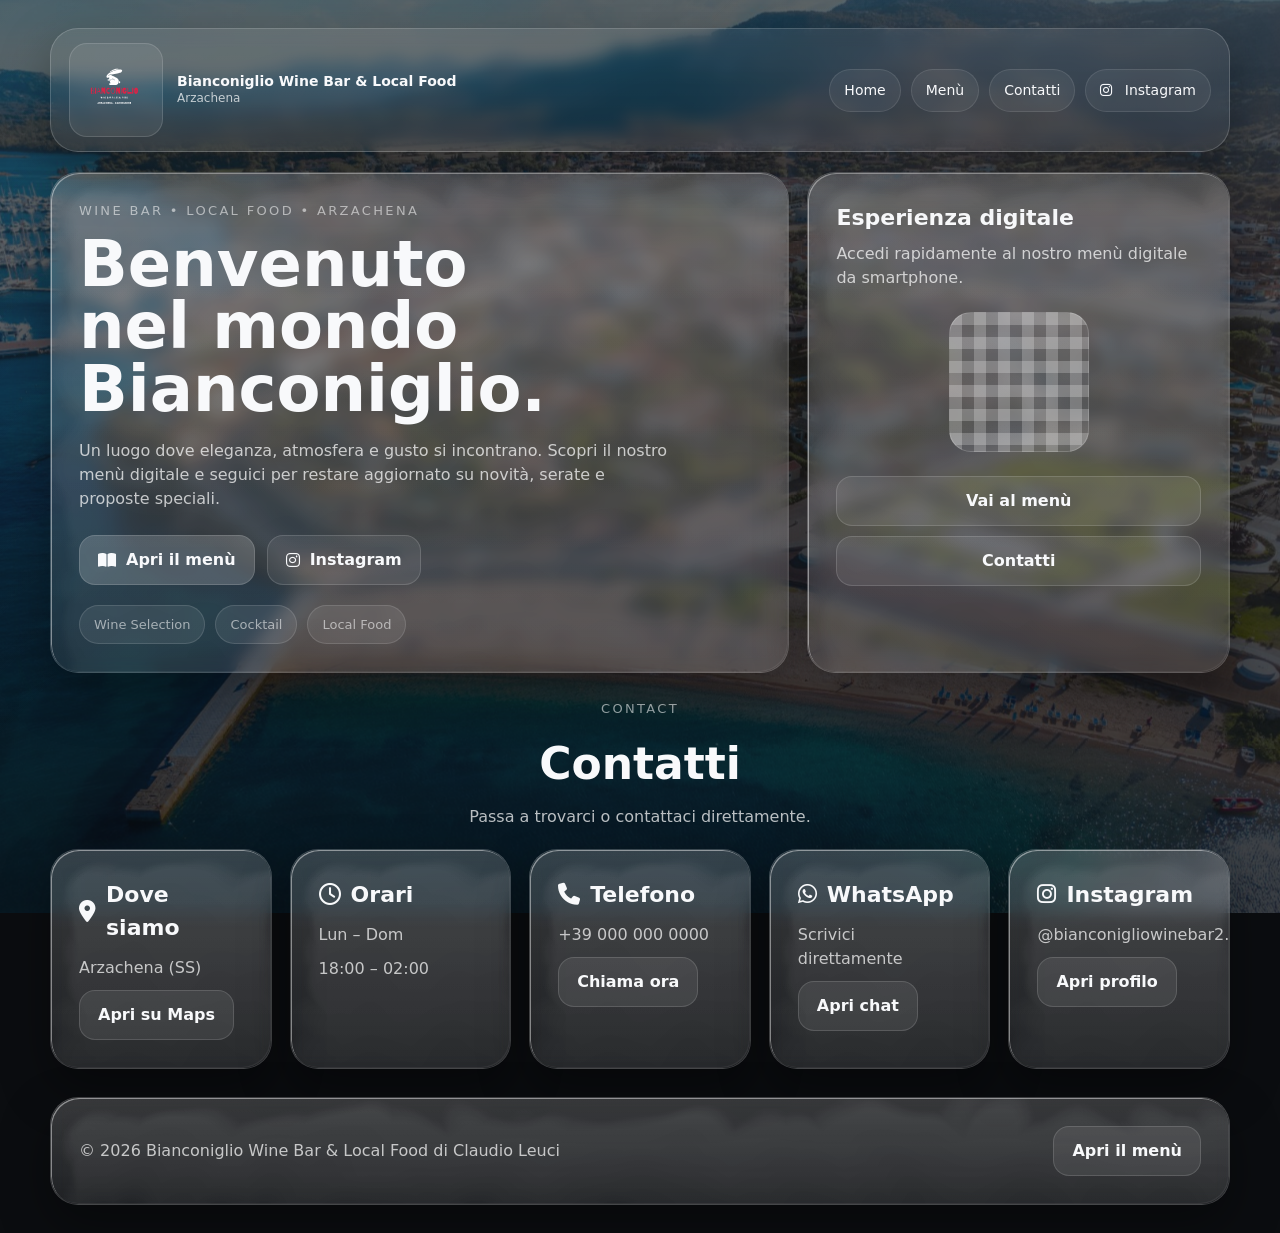
<file: index.html>
<!doctype html>
<html lang="it">
<head>
  <meta charset="utf-8">
  <meta name="viewport" content="width=device-width, initial-scale=1">
  <meta name="description" content="Bianconiglio Wine Bar & Local Food - Benvenuto">
  <title>Bianconiglio Wine Bar & Local Food</title>

  <link rel="stylesheet" href="styles.css">
  <link rel="stylesheet" href="https://cdnjs.cloudflare.com/ajax/libs/font-awesome/6.4.0/css/all.min.css">
</head>
<body>

  <svg class="svgFilter" aria-hidden="true">
    <filter id="glass-distortion">
      <feTurbulence type="turbulence" baseFrequency="0.008" numOctaves="2" result="noise"></feTurbulence>
      <feDisplacementMap in="SourceGraphic" in2="noise" scale="65"></feDisplacementMap>
    </filter>
  </svg>

  <div id="preloader" aria-label="Caricamento sito">
    <div class="preloaderCard">
      <img src="logo.svg" alt="Logo Bianconiglio" class="preloaderLogo">
      <div class="preloaderLine"></div>
    </div>
  </div>

  <div id="app" class="appHidden">

    <header class="siteHeader" id="siteHeader">
      <div class="container navBar glassCard glassInteractive">
        <a href="index.html" class="brand">
          <div class="brandLogo">
            <img src="logo.svg" alt="Bianconiglio Wine Bar & Local Food">
          </div>
          <div class="brandText">
            <strong>Bianconiglio Wine Bar & Local Food</strong>
            <span>Arzachena</span>
          </div>
        </a>

        <nav class="navLinks">
          <a href="index.html" class="navLink">Home</a>
          <a href="menu.html" class="navLink">Menù</a>
          <a href="#contatti" class="navLink">Contatti</a>
          <a href="https://www.instagram.com/bianconigliowinebar2.0/" target="_blank" class="navLink instagramLink">
            <i class="fa-brands fa-instagram"></i> Instagram
          </a>
        </nav>

        <button class="menuToggle" id="menuToggle" aria-label="Apri menu">
          <i class="fa-solid fa-bars"></i>
        </button>
      </div>

      <div class="mobileMenu glassCard" id="mobileMenu">
        <a href="index.html">Home</a>
        <a href="menu.html">Menù</a>
        <a href="#contatti">Contatti</a>
        <a href="https://www.instagram.com/bianconigliowinebar2.0/" target="_blank">Instagram</a>
      </div>
    </header>

    <main>
      <section class="hero container" id="top">
        <div class="heroGrid">
          <div class="heroMain glassCard glassInteractive reveal">
            <div class="glassFilter"></div>
            <div class="glassOverlay"></div>
            <div class="glassSpecular"></div>

            <div class="glassContent heroContent">
              <p class="eyebrow">Wine Bar • Local Food • Arzachena</p>
              <h1>Benvenuto nel mondo Bianconiglio.</h1>
              <p class="heroText">
                Un luogo dove eleganza, atmosfera e gusto si incontrano.
                Scopri il nostro menù digitale e seguici per restare aggiornato
                su novità, serate e proposte speciali.
              </p>

              <div class="heroActions">
                <a href="menu.html" class="btn btnPrimary">
                  <i class="fa-solid fa-book-open"></i>
                  Apri il menù
                </a>

                <a href="https://www.instagram.com/bianconigliowinebar2.0/" target="_blank" class="btn btnGlass">
                  <i class="fa-brands fa-instagram"></i>
                  Instagram
                </a>
              </div>

              <div class="heroBadges">
                <span>Wine Selection</span>
                <span>Cocktail</span>
                <span>Local Food</span>
              </div>
            </div>
          </div>

          <div class="heroSide glassCard glassInteractive reveal">
            <div class="glassFilter"></div>
            <div class="glassOverlay"></div>
            <div class="glassSpecular"></div>

            <div class="glassContent">
              <div class="sideBlock">
                <h3>Esperienza digitale</h3>
                <p>Accedi rapidamente al nostro menù digitale da smartphone.</p>
              </div>

              <div class="fakeQr"></div>

              <div class="sideButtons">
                <a href="menu.html" class="btn btnGlass">Vai al menù</a>
                <a href="#contatti" class="btn btnGlass">Contatti</a>
              </div>
            </div>
          </div>
        </div>
      </section>

      <section class="contactSection container" id="contatti">
        <div class="sectionHeading reveal">
          <p class="eyebrow">Contact</p>
          <h2>Contatti</h2>
          <p>Passa a trovarci o contattaci direttamente.</p>
        </div>

            <div class="contactGrid">
              <article class="glassCard glassInteractive reveal">
                <div class="glassFilter"></div>
                <div class="glassOverlay"></div>
                <div class="glassSpecular"></div>
            
                <div class="glassContent contactCard">
                  <h3><i class="fa-solid fa-location-dot"></i> Dove siamo</h3>
                  <p>Arzachena (SS)</p>
                  <a class="btn btnGlass" target="_blank" href="https://www.google.com/maps/search/?api=1&query=Arzachena%20Bianconiglio%20Wine%20Bar">
                    Apri su Maps
                  </a>
                </div>
              </article>
            
              <article class="glassCard glassInteractive reveal">
                <div class="glassFilter"></div>
                <div class="glassOverlay"></div>
                <div class="glassSpecular"></div>
            
                <div class="glassContent contactCard">
                  <h3><i class="fa-regular fa-clock"></i> Orari</h3>
                  <p>Lun – Dom</p>
                  <p>18:00 – 02:00</p>
                </div>
              </article>
            
              <article class="glassCard glassInteractive reveal">
                <div class="glassFilter"></div>
                <div class="glassOverlay"></div>
                <div class="glassSpecular"></div>
            
                <div class="glassContent contactCard">
                  <h3><i class="fa-solid fa-phone"></i> Telefono</h3>
                  <p>+39 000 000 0000</p>
                  <a class="btn btnGlass" href="tel:+390000000000">
                    Chiama ora
                  </a>
                </div>
              </article>
            
              <article class="glassCard glassInteractive reveal">
                <div class="glassFilter"></div>
                <div class="glassOverlay"></div>
                <div class="glassSpecular"></div>
            
                <div class="glassContent contactCard">
                  <h3><i class="fa-brands fa-whatsapp"></i> WhatsApp</h3>
                  <p>Scrivici direttamente</p>
                  <a class="btn btnGlass" target="_blank" href="https://wa.me/390000000000">
                    Apri chat
                  </a>
                </div>
              </article>
            
              <article class="glassCard glassInteractive reveal">
                <div class="glassFilter"></div>
                <div class="glassOverlay"></div>
                <div class="glassSpecular"></div>
            
                <div class="glassContent contactCard">
                  <h3><i class="fa-brands fa-instagram"></i> Instagram</h3>
                  <p>@bianconigliowinebar2.0</p>
                  <a class="btn btnGlass" target="_blank" href="https://www.instagram.com/bianconigliowinebar2.0/">
                    Apri profilo
                  </a>
                </div>
              </article>
            </div>
      </section>
    </main>

    <footer class="siteFooter container">
      <div class="footerCard glassCard reveal">
        <div class="glassFilter"></div>
        <div class="glassOverlay"></div>
        <div class="glassSpecular"></div>

        <div class="glassContent footerContent">
          <p>© <span id="year"></span> Bianconiglio Wine Bar & Local Food di Claudio Leuci</p>
          <a href="menu.html" class="btn btnGlass">Apri il menù</a>
        </div>
      </div>
    </footer>
  </div>

  <script src="app.js"></script>
</body>
</html>
</file>
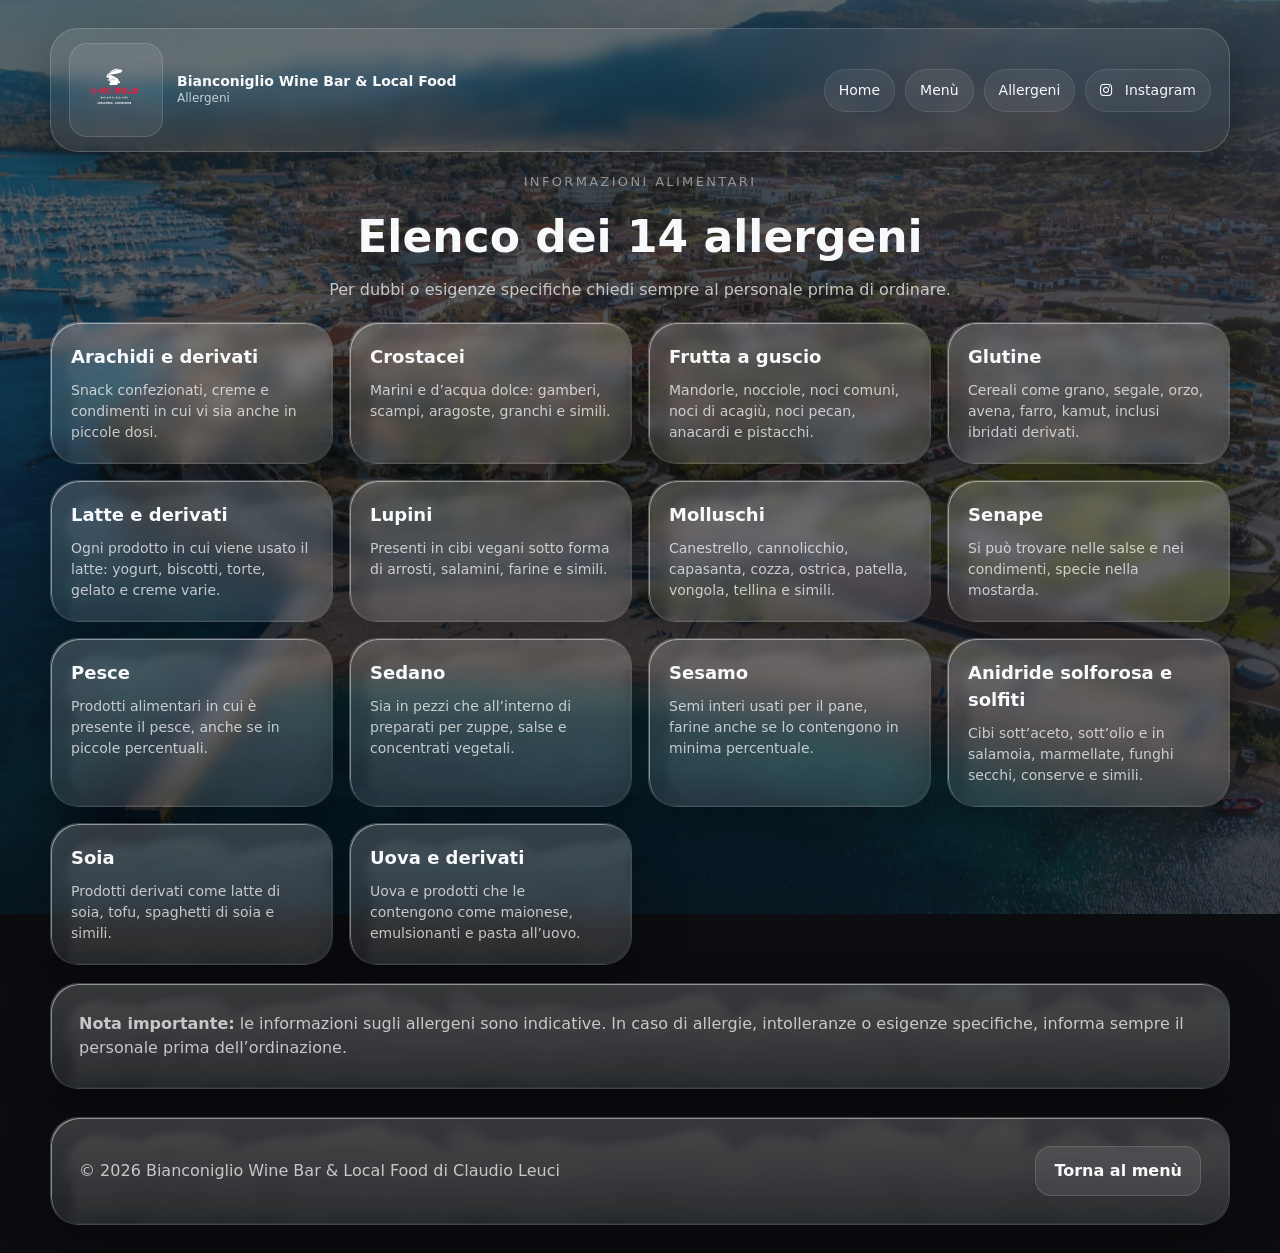
<file: allergeni.html>
<!doctype html>
<html lang="it">
<head>
  <meta charset="utf-8">
  <meta name="viewport" content="width=device-width, initial-scale=1">
  <meta name="description" content="Elenco allergeni alimentari - Bianconiglio Wine Bar & Local Food">
  <title>Allergeni • Bianconiglio Wine Bar & Local Food</title>

  <link rel="stylesheet" href="styles.css">
  <link rel="stylesheet" href="https://cdnjs.cloudflare.com/ajax/libs/font-awesome/6.4.0/css/all.min.css">
</head>
<body>

  <svg class="svgFilter" aria-hidden="true">
    <filter id="glass-distortion">
      <feTurbulence type="turbulence" baseFrequency="0.008" numOctaves="2" result="noise"></feTurbulence>
      <feDisplacementMap in="SourceGraphic" in2="noise" scale="65"></feDisplacementMap>
    </filter>
  </svg>

  <div id="preloader" aria-label="Caricamento sito">
    <div class="preloaderCard">
      <img src="logo.svg" alt="Logo Bianconiglio" class="preloaderLogo">
      <div class="preloaderLine"></div>
    </div>
  </div>

  <div id="app" class="appHidden">

    <header class="siteHeader" id="siteHeader">
      <div class="container navBar glassCard glassInteractive">
        <a href="index.html" class="brand">
          <div class="brandLogo">
            <img src="logo.svg" alt="Bianconiglio Wine Bar & Local Food">
          </div>
          <div class="brandText">
            <strong>Bianconiglio Wine Bar & Local Food</strong>
            <span>Allergeni</span>
          </div>
        </a>

        <nav class="navLinks">
          <a href="index.html" class="navLink">Home</a>
          <a href="menu.html" class="navLink">Menù</a>
          <a href="#allergeni" class="navLink">Allergeni</a>
          <a href="https://www.instagram.com/bianconigliowinebar2.0/" target="_blank" class="navLink instagramLink">
            <i class="fa-brands fa-instagram"></i> Instagram
          </a>
        </nav>

        <button class="menuToggle" id="menuToggle" aria-label="Apri menu">
          <i class="fa-solid fa-bars"></i>
        </button>
      </div>

      <div class="mobileMenu glassCard" id="mobileMenu">
        <a href="index.html">Home</a>
        <a href="menu.html">Menù</a>
        <a href="#allergeni">Allergeni</a>
        <a href="https://www.instagram.com/bianconigliowinebar2.0/" target="_blank">Instagram</a>
      </div>
    </header>

    <main>
      <section class="menuSection container" id="allergeni" style="padding-top:34px;">
        <div class="sectionHeading reveal">
          <p class="eyebrow">Informazioni alimentari</p>
          <h2>Elenco dei 14 allergeni</h2>
          <p>Per dubbi o esigenze specifiche chiedi sempre al personale prima di ordinare.</p>
        </div>

        <div class="allergenGrid">

          <article class="allergenCard glassCard glassInteractive reveal">
            <div class="glassFilter"></div>
            <div class="glassOverlay"></div>
            <div class="glassSpecular"></div>
            <div class="glassContent">
              <h3>Arachidi e derivati</h3>
              <p>Snack confezionati, creme e condimenti in cui vi sia anche in piccole dosi.</p>
            </div>
          </article>

          <article class="allergenCard glassCard glassInteractive reveal">
            <div class="glassFilter"></div>
            <div class="glassOverlay"></div>
            <div class="glassSpecular"></div>
            <div class="glassContent">
              <h3>Crostacei</h3>
              <p>Marini e d’acqua dolce: gamberi, scampi, aragoste, granchi e simili.</p>
            </div>
          </article>

          <article class="allergenCard glassCard glassInteractive reveal">
            <div class="glassFilter"></div>
            <div class="glassOverlay"></div>
            <div class="glassSpecular"></div>
            <div class="glassContent">
              <h3>Frutta a guscio</h3>
              <p>Mandorle, nocciole, noci comuni, noci di acagiù, noci pecan, anacardi e pistacchi.</p>
            </div>
          </article>

          <article class="allergenCard glassCard glassInteractive reveal">
            <div class="glassFilter"></div>
            <div class="glassOverlay"></div>
            <div class="glassSpecular"></div>
            <div class="glassContent">
              <h3>Glutine</h3>
              <p>Cereali come grano, segale, orzo, avena, farro, kamut, inclusi ibridati derivati.</p>
            </div>
          </article>

          <article class="allergenCard glassCard glassInteractive reveal">
            <div class="glassFilter"></div>
            <div class="glassOverlay"></div>
            <div class="glassSpecular"></div>
            <div class="glassContent">
              <h3>Latte e derivati</h3>
              <p>Ogni prodotto in cui viene usato il latte: yogurt, biscotti, torte, gelato e creme varie.</p>
            </div>
          </article>

          <article class="allergenCard glassCard glassInteractive reveal">
            <div class="glassFilter"></div>
            <div class="glassOverlay"></div>
            <div class="glassSpecular"></div>
            <div class="glassContent">
              <h3>Lupini</h3>
              <p>Presenti in cibi vegani sotto forma di arrosti, salamini, farine e simili.</p>
            </div>
          </article>

          <article class="allergenCard glassCard glassInteractive reveal">
            <div class="glassFilter"></div>
            <div class="glassOverlay"></div>
            <div class="glassSpecular"></div>
            <div class="glassContent">
              <h3>Molluschi</h3>
              <p>Canestrello, cannolicchio, capasanta, cozza, ostrica, patella, vongola, tellina e simili.</p>
            </div>
          </article>

          <article class="allergenCard glassCard glassInteractive reveal">
            <div class="glassFilter"></div>
            <div class="glassOverlay"></div>
            <div class="glassSpecular"></div>
            <div class="glassContent">
              <h3>Senape</h3>
              <p>Si può trovare nelle salse e nei condimenti, specie nella mostarda.</p>
            </div>
          </article>

          <article class="allergenCard glassCard glassInteractive reveal">
            <div class="glassFilter"></div>
            <div class="glassOverlay"></div>
            <div class="glassSpecular"></div>
            <div class="glassContent">
              <h3>Pesce</h3>
              <p>Prodotti alimentari in cui è presente il pesce, anche se in piccole percentuali.</p>
            </div>
          </article>

          <article class="allergenCard glassCard glassInteractive reveal">
            <div class="glassFilter"></div>
            <div class="glassOverlay"></div>
            <div class="glassSpecular"></div>
            <div class="glassContent">
              <h3>Sedano</h3>
              <p>Sia in pezzi che all’interno di preparati per zuppe, salse e concentrati vegetali.</p>
            </div>
          </article>

          <article class="allergenCard glassCard glassInteractive reveal">
            <div class="glassFilter"></div>
            <div class="glassOverlay"></div>
            <div class="glassSpecular"></div>
            <div class="glassContent">
              <h3>Sesamo</h3>
              <p>Semi interi usati per il pane, farine anche se lo contengono in minima percentuale.</p>
            </div>
          </article>

          <article class="allergenCard glassCard glassInteractive reveal">
            <div class="glassFilter"></div>
            <div class="glassOverlay"></div>
            <div class="glassSpecular"></div>
            <div class="glassContent">
              <h3>Anidride solforosa e solfiti</h3>
              <p>Cibi sott’aceto, sott’olio e in salamoia, marmellate, funghi secchi, conserve e simili.</p>
            </div>
          </article>

          <article class="allergenCard glassCard glassInteractive reveal">
            <div class="glassFilter"></div>
            <div class="glassOverlay"></div>
            <div class="glassSpecular"></div>
            <div class="glassContent">
              <h3>Soia</h3>
              <p>Prodotti derivati come latte di soia, tofu, spaghetti di soia e simili.</p>
            </div>
          </article>

          <article class="allergenCard glassCard glassInteractive reveal">
            <div class="glassFilter"></div>
            <div class="glassOverlay"></div>
            <div class="glassSpecular"></div>
            <div class="glassContent">
              <h3>Uova e derivati</h3>
              <p>Uova e prodotti che le contengono come maionese, emulsionanti e pasta all’uovo.</p>
            </div>
          </article>

        </div>

        <div class="menuNotice glassCard reveal" style="margin-top:18px;">
          <div class="glassFilter"></div>
          <div class="glassOverlay"></div>
          <div class="glassSpecular"></div>

          <div class="glassContent">
            <strong>Nota importante:</strong> le informazioni sugli allergeni sono indicative.
            In caso di allergie, intolleranze o esigenze specifiche, informa sempre il personale prima dell’ordinazione.
          </div>
        </div>
      </section>
    </main>

    <footer class="siteFooter container">
      <div class="footerCard glassCard reveal">
        <div class="glassFilter"></div>
        <div class="glassOverlay"></div>
        <div class="glassSpecular"></div>

        <div class="glassContent footerContent">
          <p>© <span id="year"></span> Bianconiglio Wine Bar & Local Food di Claudio Leuci</p>
          <a href="menu.html" class="btn btnGlass">Torna al menù</a>
        </div>
      </div>
    </footer>
  </div>

  <script src="app.js"></script>
</body>
</html>
</file>
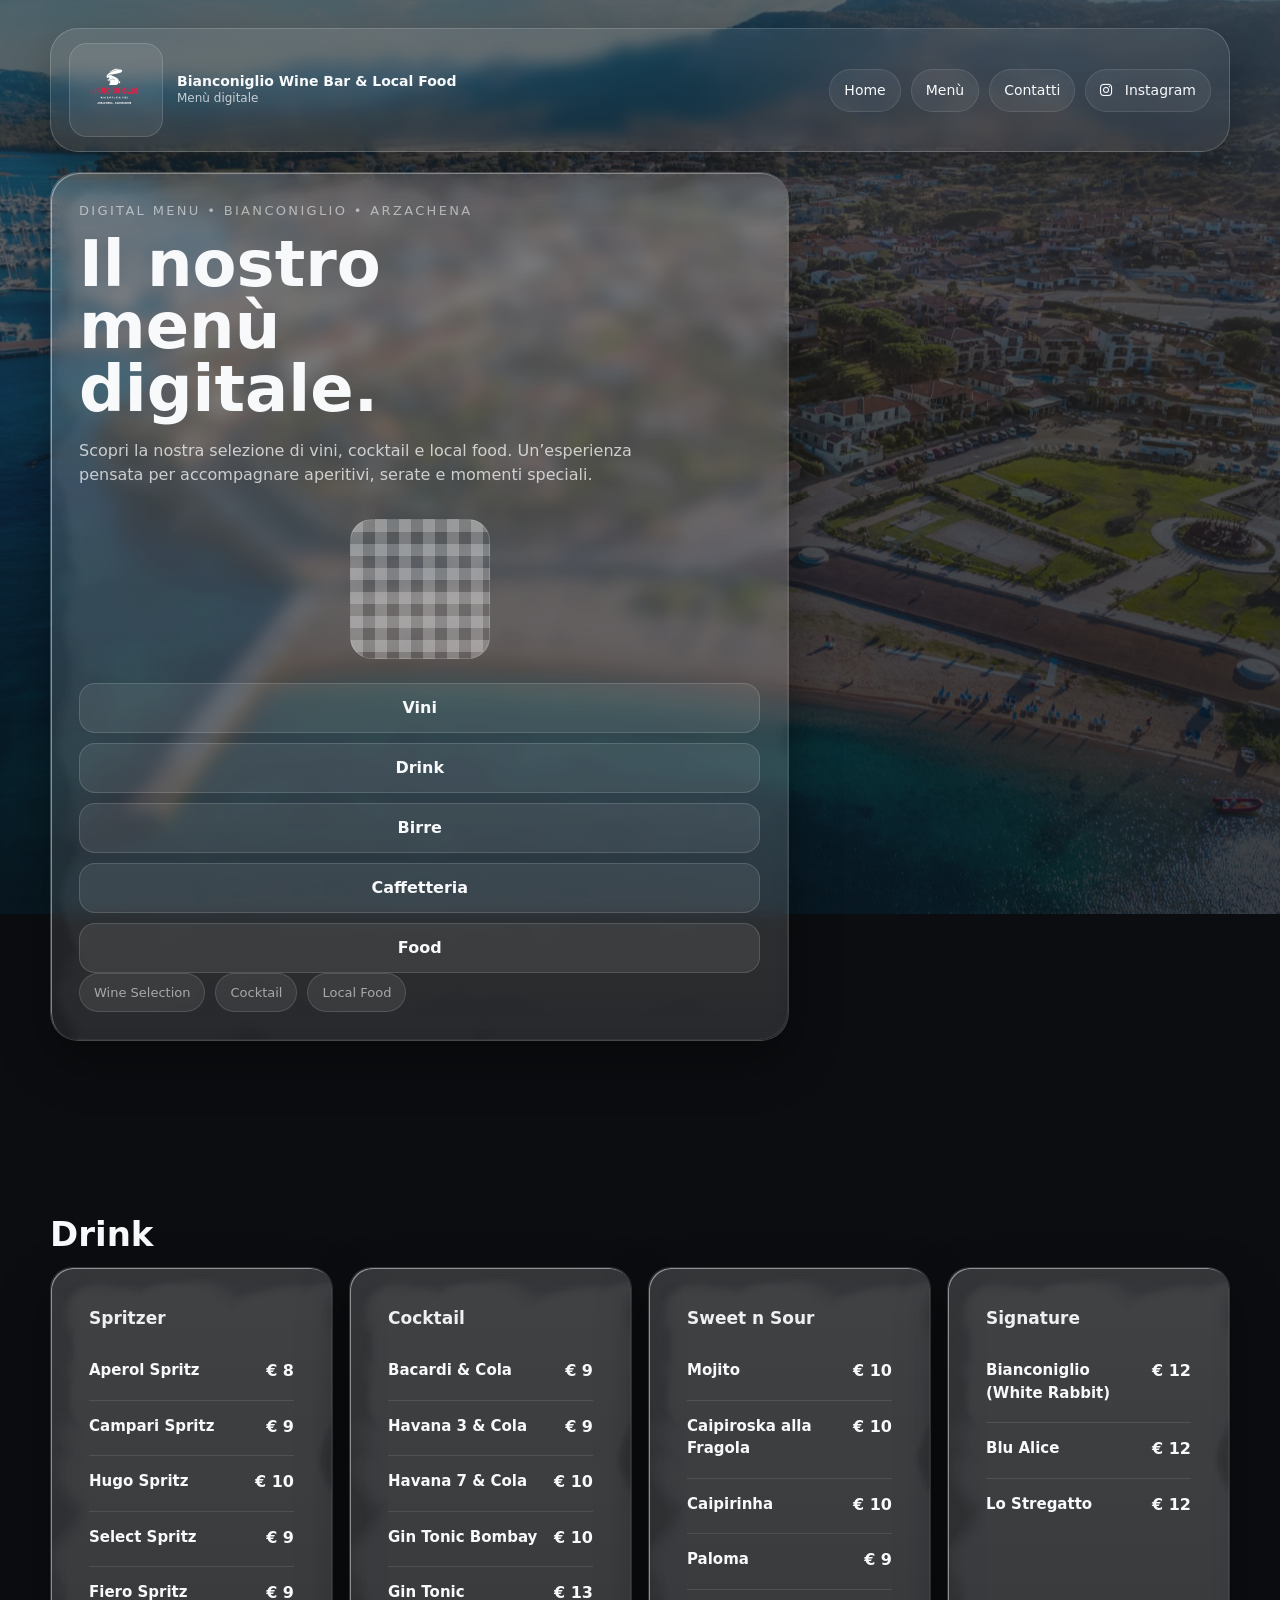
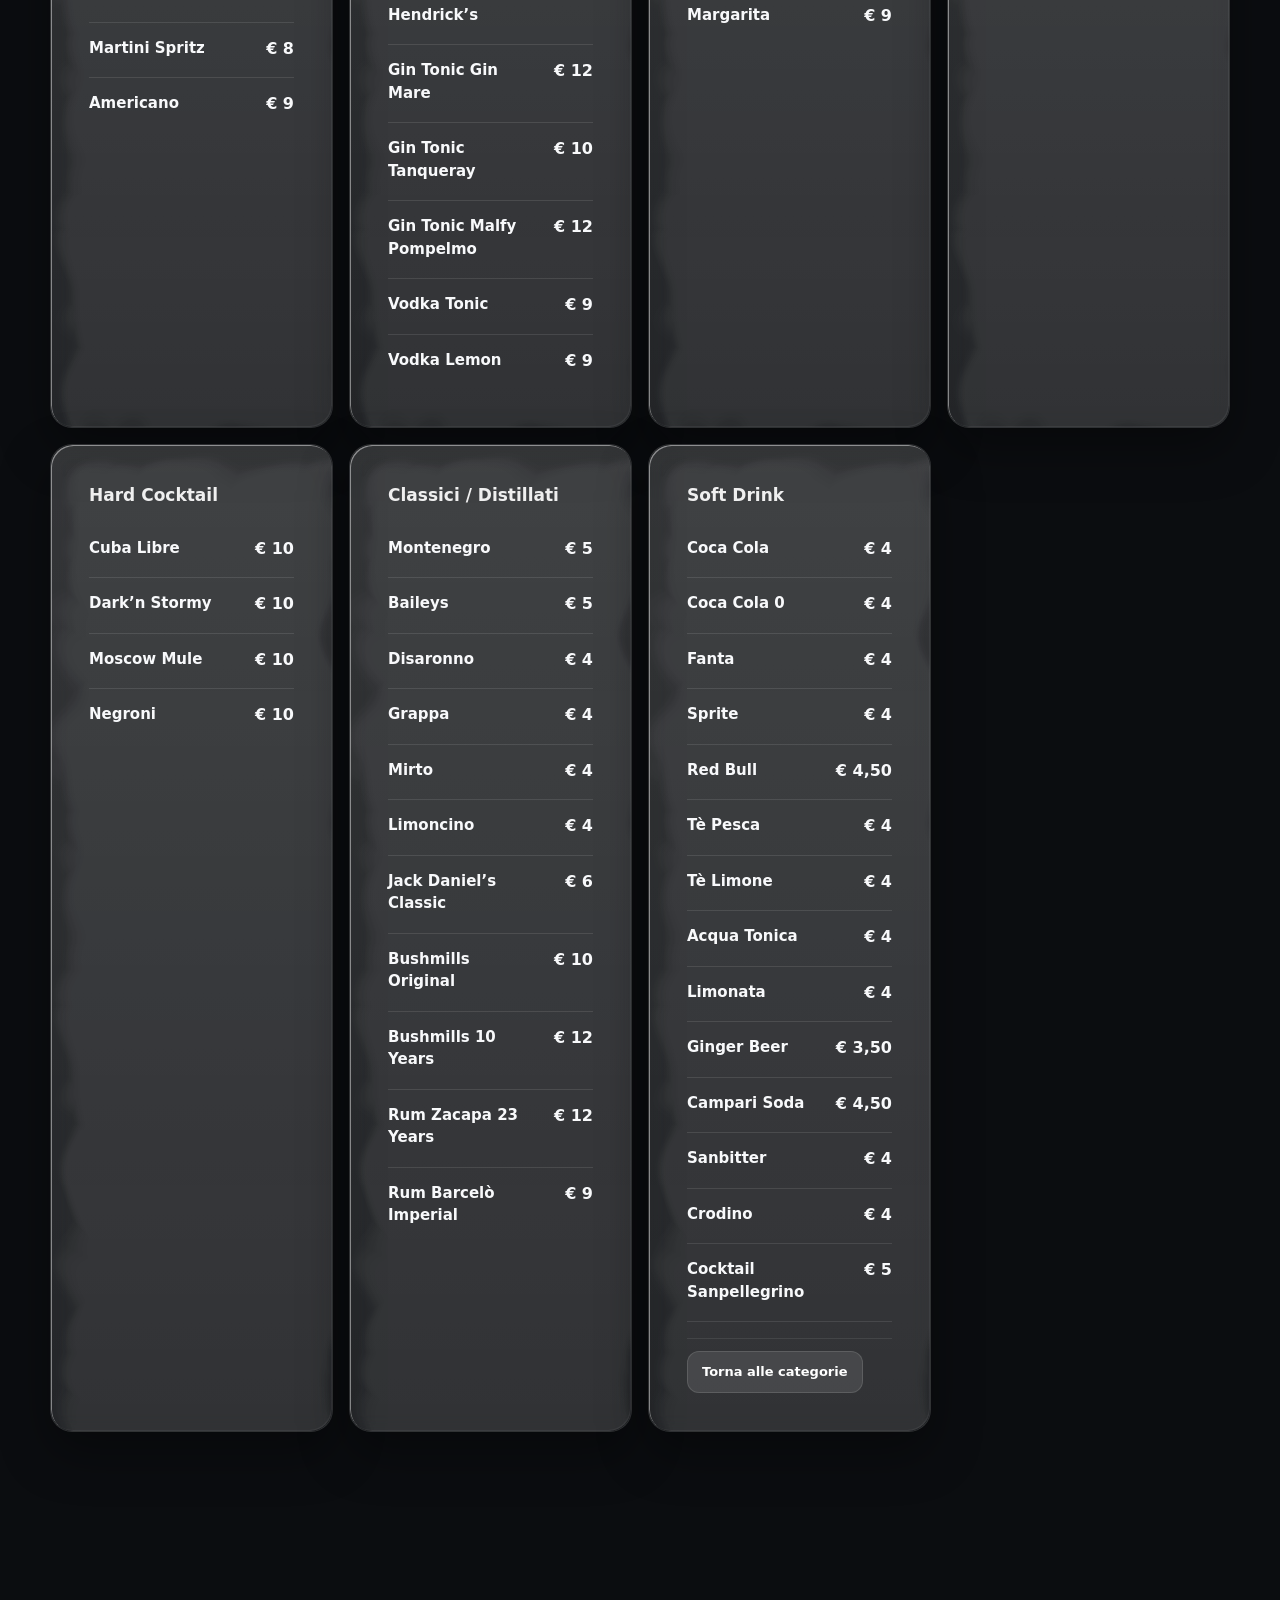
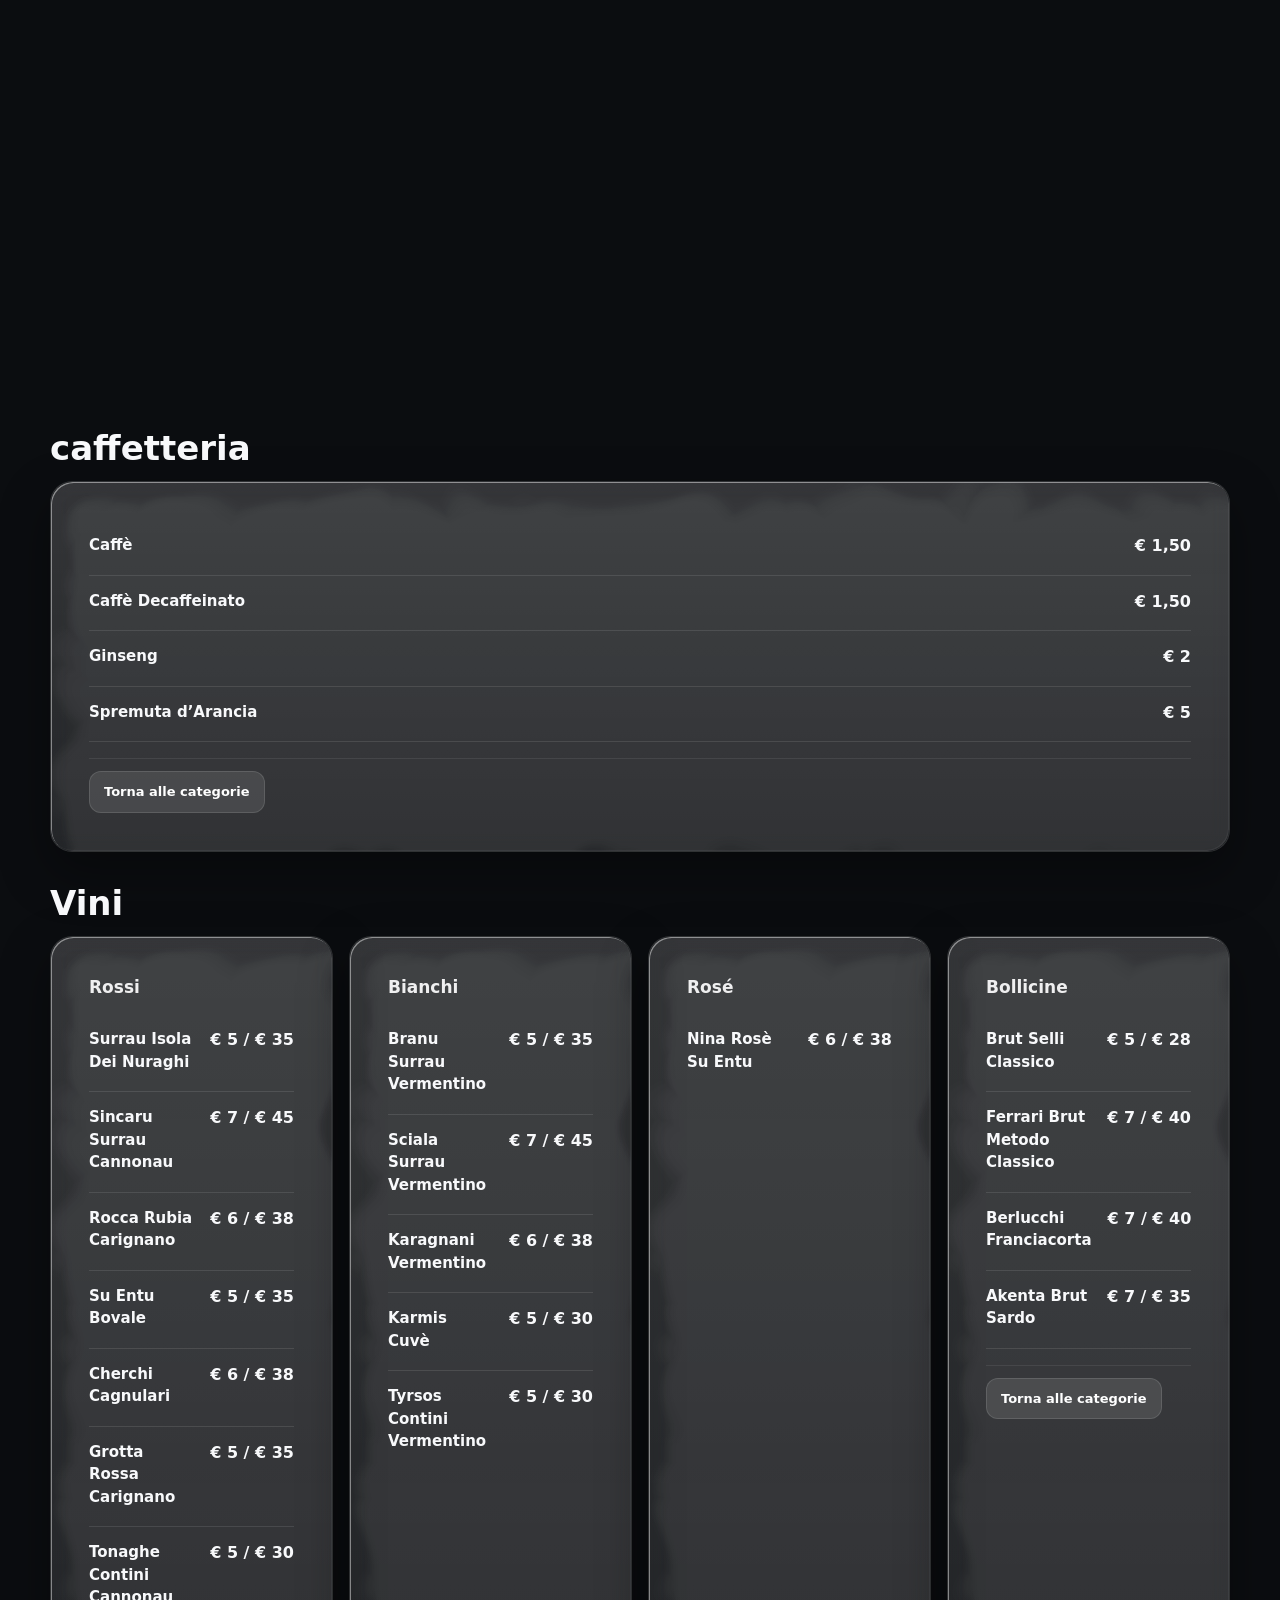
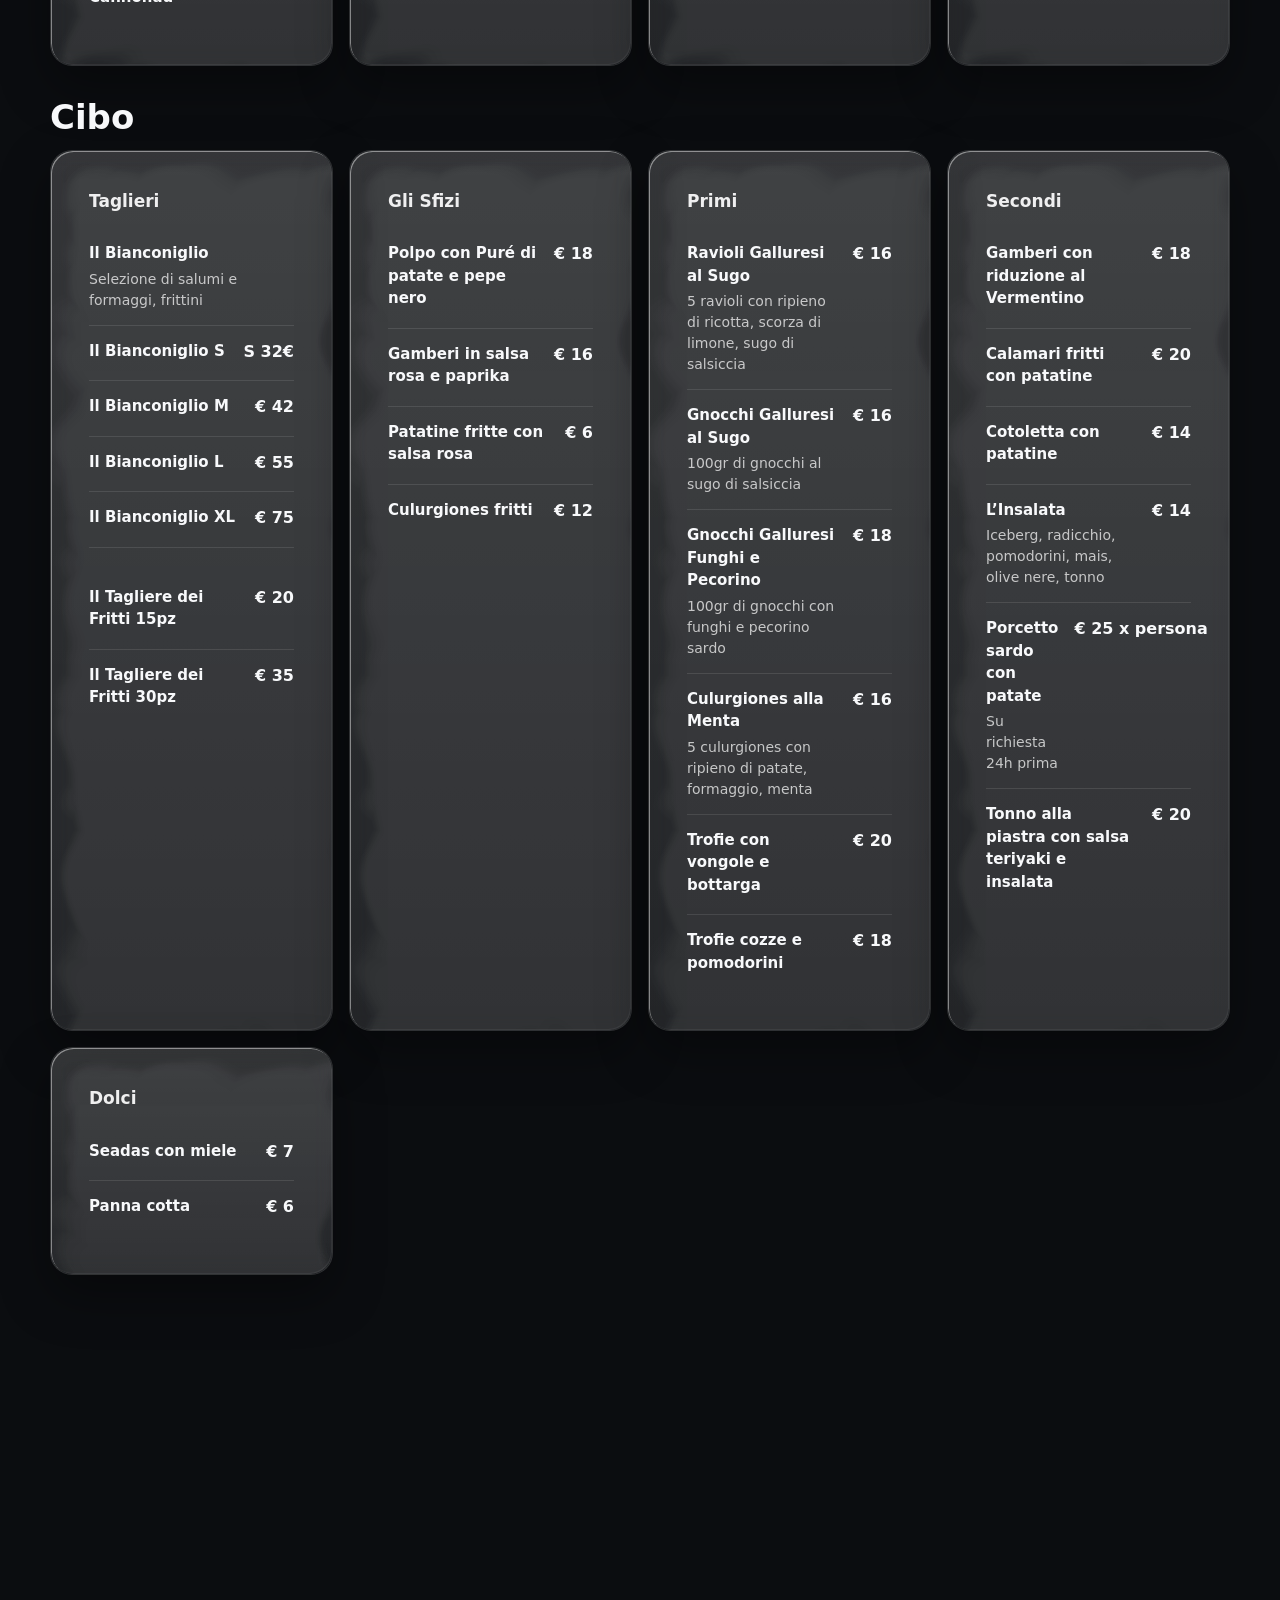
<file: menu.html>
<!doctype html>
<html lang="it">
<head>
  <meta charset="utf-8">
  <meta name="viewport" content="width=device-width, initial-scale=1">
  <meta name="description" content="Bianconiglio Wine Bar & Local Food - Menù digitale">
  <title>Menù • Bianconiglio Wine Bar & Local Food</title>

  <link rel="stylesheet" href="styles.css">
  <link rel="stylesheet" href="https://cdnjs.cloudflare.com/ajax/libs/font-awesome/6.4.0/css/all.min.css">
</head>
<body>

  <!-- SVG FILTER GLASS -->
  <svg class="svgFilter" aria-hidden="true">
    <filter id="glass-distortion">
      <feTurbulence type="turbulence" baseFrequency="0.008" numOctaves="2" result="noise"></feTurbulence>
      <feDisplacementMap in="SourceGraphic" in2="noise" scale="65"></feDisplacementMap>
    </filter>
  </svg>

  <!-- PRELOADER -->
  <div id="preloader" aria-label="Caricamento sito">
    <div class="preloaderCard">
      <img src="logo.svg" alt="Logo Bianconiglio" class="preloaderLogo">
      <div class="preloaderLine"></div>
    </div>
  </div>

  <!-- APP -->
  <div id="app" class="appHidden">

    <!-- HEADER -->
    <header class="siteHeader" id="siteHeader">
      <div class="container navBar glassCard glassInteractive">
        <a href="index.html" class="brand">
          <div class="brandLogo">
            <img src="logo.svg" alt="Bianconiglio Wine Bar & Local Food">
          </div>
          <div class="brandText">
            <strong>Bianconiglio Wine Bar & Local Food</strong>
            <span>Menù digitale</span>
          </div>
        </a>

        <nav class="navLinks">
          <a href="index.html" class="navLink">Home</a>
          <a href="#menu" class="navLink">Menù</a>
          <a href="#contatti" class="navLink">Contatti</a>
          <a href="https://www.instagram.com/bianconigliowinebar2.0/" target="_blank" class="navLink instagramLink">
            <i class="fa-brands fa-instagram"></i> Instagram
          </a>
        </nav>

        <button class="menuToggle" id="menuToggle" aria-label="Apri menu">
          <i class="fa-solid fa-bars"></i>
        </button>
      </div>

      <div class="mobileMenu glassCard" id="mobileMenu">
        <a href="index.html">Home</a>
        <a href="#menu">Menù</a>
        <a href="#contatti">Contatti</a>
        <a href="https://www.instagram.com/bianconigliowinebar2.0/" target="_blank">Instagram</a>
      </div>
    </header>

    <main>

      <!-- HERO MENU -->
      <section class="hero container" id="top">
        <div class="heroGrid">
          <div class="heroMain glassCard glassInteractive reveal">
            <div class="glassFilter"></div>
            <div class="glassOverlay"></div>
            <div class="glassSpecular"></div>

            <div class="glassContent heroContent">
              <p class="eyebrow">Digital Menu • Bianconiglio • Arzachena</p>
              <h1>Il nostro menù digitale.</h1>
              <p class="heroText">
                Scopri la nostra selezione di vini, cocktail e local food.
                Un’esperienza pensata per accompagnare aperitivi, serate e momenti speciali.
              </p>

              <div class="fakeQr"></div>

              <div class="sideButtons">
                <a href="#vini" class="btn btnGlass">Vini</a>
                <a href="#drink" class="btn btnGlass">Drink</a>
                <a href="#birre" class="btn btnGlass">Birre</a>
                <a href="#caffetteria" class="btn btnGlass">Caffetteria</a>
                <a href="#food" class="btn btnGlass">Food</a>
              </div>

              <div class="heroBadges">
                <span>Wine Selection</span>
                <span>Cocktail</span>
                <span>Local Food</span>
              </div>
            </div>
        </div>
      </section>

      <section class="menuSection container" id="menu">
  <div class="sectionHeading reveal">
    <p class="eyebrow">Digital Menu</p>
    <h2>Le nostre proposte</h2>
    <p>Una selezione raffinata di vini, cocktail e sapori locali.</p>
  </div>

  <!-- ================= DRINK ================= -->
  <div class="menuSectionBlock reveal" id="drink">
    <div class="menuSectionTitle">
      <h3>Drink</h3>
    </div>

    <div class="subCategoryGrid">

      <div class="subCategoryBox glassCard glassInteractive">
        <div class="glassFilter"></div>
        <div class="glassOverlay"></div>
        <div class="glassSpecular"></div>
        <div class="glassContent">
          <h4>Spritzer</h4>
          <div class="menuItem"><div><strong>Aperol Spritz</strong></div><span>€ 8</span></div>
          <div class="menuItem"><div><strong>Campari Spritz</strong></div><span>€ 9</span></div>
          <div class="menuItem"><div><strong>Hugo Spritz</strong></div><span>€ 10</span></div>
          <div class="menuItem"><div><strong>Select Spritz</strong></div><span>€ 9</span></div>
          <div class="menuItem"><div><strong>Fiero Spritz</strong></div><span>€ 9</span></div>
          <div class="menuItem"><div><strong>Martini Spritz</strong></div><span>€ 8</span></div>
          <div class="menuItem"><div><strong>Americano</strong></div><span>€ 9</span></div>
        </div>
      </div>

      <div class="subCategoryBox glassCard glassInteractive">
        <div class="glassFilter"></div>
        <div class="glassOverlay"></div>
        <div class="glassSpecular"></div>
        <div class="glassContent">
          <h4>Cocktail</h4>
           <div class="menuItem"><div><strong>Bacardi & Cola</strong></div><span>€ 9</span></div>
           <div class="menuItem"><div><strong>Havana 3 & Cola</strong></div><span>€ 9</span></div>
          <div class="menuItem"><div><strong>Havana 7 & Cola</strong></div><span>€ 10</span></div>
          <div class="menuItem"><div><strong>Gin Tonic Bombay</strong></div><span>€ 10</span></div>
          <div class="menuItem"><div><strong>Gin Tonic Hendrick’s</strong></div><span>€ 13</span></div>
          <div class="menuItem"><div><strong>Gin Tonic Gin Mare</strong></div><span>€ 12</span></div>
          <div class="menuItem"><div><strong>Gin Tonic Tanqueray</strong></div><span>€ 10</span></div>
          <div class="menuItem"><div><strong>Gin Tonic Malfy Pompelmo</strong></div><span>€ 12</span></div>
           <div class="menuItem"><div><strong>Vodka Tonic</strong></div><span>€ 9</span></div>
           <div class="menuItem"><div><strong>Vodka Lemon</strong></div><span>€ 9</span></div>
        </div>
      </div>

      <div class="subCategoryBox glassCard glassInteractive">
        <div class="glassFilter"></div>
        <div class="glassOverlay"></div>
        <div class="glassSpecular"></div>
        <div class="glassContent">
          <h4>Sweet n Sour</h4>
          <div class="menuItem"><div><strong>Mojito</strong></div><span>€ 10</span></div>
          <div class="menuItem"><div><strong>Caipiroska alla Fragola</strong></div><span>€ 10</span></div>
          <div class="menuItem"><div><strong>Caipirinha</strong></div><span>€ 10</span></div>
          <div class="menuItem"><div><strong>Paloma</strong></div><span>€ 9</span></div>
          <div class="menuItem"><div><strong>Margarita</strong></div><span>€ 9</span></div>
        </div>
      </div>

      <div class="subCategoryBox glassCard glassInteractive">
        <div class="glassFilter"></div>
        <div class="glassOverlay"></div>
        <div class="glassSpecular"></div>
        <div class="glassContent">
          <h4>Signature</h4>
          <div class="menuItem"><div><strong>Bianconiglio (White Rabbit)</strong></div><span>€ 12</span></div>
          <div class="menuItem"><div><strong>Blu Alice</strong></div><span>€ 12</span></div>
          <div class="menuItem"><div><strong>Lo Stregatto</strong></div><span>€ 12</span></div>
        </div>
      </div>

      <div class="subCategoryBox glassCard glassInteractive">
        <div class="glassFilter"></div>
        <div class="glassOverlay"></div>
        <div class="glassSpecular"></div>
        <div class="glassContent">
          <h4>Hard Cocktail</h4>
          <div class="menuItem"><div><strong>Cuba Libre</strong></div><span>€ 10</span></div>
          <div class="menuItem"><div><strong>Dark’n Stormy</strong></div><span>€ 10</span></div>
          <div class="menuItem"><div><strong>Moscow Mule</strong></div><span>€ 10</span></div>
          <div class="menuItem"><div><strong>Negroni</strong></div><span>€ 10</span></div>
        </div>
      </div>

      <div class="subCategoryBox glassCard glassInteractive">
        <div class="glassFilter"></div>
        <div class="glassOverlay"></div>
        <div class="glassSpecular"></div>
        <div class="glassContent">
          <h4>Classici / Distillati</h4>
          <div class="menuItem"><div><strong>Montenegro</strong></div><span>€ 5</span></div>
          <div class="menuItem"><div><strong>Baileys</strong></div><span>€ 5</span></div>
          <div class="menuItem"><div><strong>Disaronno</strong></div><span>€ 4</span></div>
          <div class="menuItem"><div><strong>Grappa</strong></div><span>€ 4</span></div>
          <div class="menuItem"><div><strong>Mirto</strong></div><span>€ 4</span></div>
          <div class="menuItem"><div><strong>Limoncino</strong></div><span>€ 4</span></div>
          <div class="menuItem"><div><strong>Jack Daniel’s Classic</strong></div><span>€ 6</span></div>
          <div class="menuItem"><div><strong>Bushmills Original</strong></div><span>€ 10</span></div>
          <div class="menuItem"><div><strong>Bushmills 10 Years</strong></div><span>€ 12</span></div>
          <div class="menuItem"><div><strong>Rum Zacapa 23 Years</strong></div><span>€ 12</span></div>
          <div class="menuItem"><div><strong>Rum Barcelò Imperial</strong></div><span>€ 9</span></div>
        </div>
      </div>

      <div class="subCategoryBox glassCard glassInteractive">
        <div class="glassFilter"></div>
        <div class="glassOverlay"></div>
        <div class="glassSpecular"></div>
        <div class="glassContent">
          <h4>Soft Drink</h4>
          <div class="menuItem"><div><strong>Coca Cola</strong></div><span>€ 4</span></div>
          <div class="menuItem"><div><strong>Coca Cola 0</strong></div><span>€ 4</span></div>
          <div class="menuItem"><div><strong>Fanta</strong></div><span>€ 4</span></div>
          <div class="menuItem"><div><strong>Sprite</strong></div><span>€ 4</span></div>
          <div class="menuItem"><div><strong>Red Bull</strong></div><span>€ 4,50</span></div>
          <div class="menuItem"><div><strong>Tè Pesca</strong></div><span>€ 4</span></div>
          <div class="menuItem"><div><strong>Tè Limone</strong></div><span>€ 4</span></div>
          <div class="menuItem"><div><strong>Acqua Tonica</strong></div><span>€ 4</span></div>
          <div class="menuItem"><div><strong>Limonata</strong></div><span>€ 4</span></div>
          <div class="menuItem"><div><strong>Ginger Beer</strong></div><span>€ 3,50</span></div>
          <div class="menuItem"><div><strong>Campari Soda</strong></div><span>€ 4,50</span></div>
          <div class="menuItem"><div><strong>Sanbitter</strong></div><span>€ 4</span></div>
          <div class="menuItem"><div><strong>Crodino</strong></div><span>€ 4</span></div>
          <div class="menuItem"><div><strong>Cocktail Sanpellegrino</strong></div><span>€ 5</span></div>
          <div class="subCategoryBack">
            <a href="#top" class="backToCategories">Torna alle categorie</a>
          </div>
        </div>
      </div>

    </div>
  </div>

  <!-- ================= BIRRE ================= -->
  <div class="menuSectionBlock reveal" id="birre">
    <div class="menuSectionTitle">
      <h3>birre</h3>
    </div>

    <div class="subCategoryGrid">

       <div class="subCategoryBox glassCard glassInteractive" id="birre">
        <div class="glassFilter"></div>
        <div class="glassOverlay"></div>
        <div class="glassSpecular"></div>
        <div class="glassContent">
          <div class="menuItem"><div><strong>Ichnusa 33cl</strong></div><span>€ 3,50</span></div>
          <div class="menuItem"><div><strong>Ichnusa non Filtrata 33cl</strong></div><span>€ 4,50</span></div>
          <div class="menuItem"><div><strong>Heineken Import 33cl</strong></div><span>€ 4</span></div>
          <div class="menuItem"><div><strong>Corona</strong></div><span>€ 5</span></div>
          <div class="menuItem"><div><strong>Corona 0</strong></div><span>€ 5</span></div>
          <div class="menuItem"><div><strong>Artigianale</strong></div><span>€ 7</span></div>
          <div class="subCategoryBack">
            <a href="#top" class="backToCategories">Torna alle categorie</a>
          </div>
        </div>
      </div>
    </div>
  </div>



  <!-- ================= CAFFETTERIA ================= -->
  <div class="menuSectionBlock reveal" id="caffetteria">
    <div class="menuSectionTitle">
      <h3>caffetteria</h3>
    </div>

    <div class="subCategoryGrid">

      <div class="subCategoryBox glassCard glassInteractive" id="caffetteria">
        <div class="glassFilter"></div>
        <div class="glassOverlay"></div>
        <div class="glassSpecular"></div>
        <div class="glassContent">
          <div class="menuItem"><div><strong>Caffè</strong></div><span>€ 1,50</span></div>
          <div class="menuItem"><div><strong>Caffè Decaffeinato</strong></div><span>€ 1,50</span></div>
          <div class="menuItem"><div><strong>Ginseng</strong></div><span>€ 2</span></div>
          <div class="menuItem"><div><strong>Spremuta d’Arancia</strong></div><span>€ 5</span></div>
          <div class="subCategoryBack">
            <a href="#top" class="backToCategories">Torna alle categorie</a>
          </div>
        </div>
      </div>
    </div>
  </div>

    

  <!-- ================= VINI ================= -->
  <div class="menuSectionBlock reveal" id="vini">
    <div class="menuSectionTitle">
      <h3>Vini</h3>
    </div>

    <div class="subCategoryGrid">

      <div class="subCategoryBox glassCard glassInteractive">
        <div class="glassFilter"></div>
        <div class="glassOverlay"></div>
        <div class="glassSpecular"></div>
        <div class="glassContent">
          <h4>Rossi</h4>
          <div class="menuItem"><div><strong>Surrau Isola Dei Nuraghi</strong></div><span>€ 5 / € 35</span></div>
          <div class="menuItem"><div><strong>Sincaru Surrau Cannonau</strong></div><span>€ 7 / € 45</span></div>
          <div class="menuItem"><div><strong>Rocca Rubia Carignano</strong></div><span>€ 6 / € 38</span></div>
          <div class="menuItem"><div><strong>Su Entu Bovale</strong></div><span>€ 5 / € 35</span></div>
          <div class="menuItem"><div><strong>Cherchi Cagnulari</strong></div><span>€ 6 / € 38</span></div>
          <div class="menuItem"><div><strong>Grotta Rossa Carignano</strong></div><span>€ 5 / € 35</span></div>
          <div class="menuItem"><div><strong>Tonaghe Contini Cannonau</strong></div><span>€ 5 / € 30</span></div>
        </div>
      </div>

      <div class="subCategoryBox glassCard glassInteractive">
        <div class="glassFilter"></div>
        <div class="glassOverlay"></div>
        <div class="glassSpecular"></div>
        <div class="glassContent">
          <h4>Bianchi</h4>
          <div class="menuItem"><div><strong>Branu Surrau Vermentino</strong></div><span>€ 5 / € 35</span></div>
          <div class="menuItem"><div><strong>Sciala Surrau Vermentino</strong></div><span>€ 7 / € 45</span></div>
          <div class="menuItem"><div><strong>Karagnani Vermentino</strong></div><span>€ 6 / € 38</span></div>
          <div class="menuItem"><div><strong>Karmis Cuvè</strong></div><span>€ 5 / € 30</span></div>
          <div class="menuItem"><div><strong>Tyrsos Contini Vermentino</strong></div><span>€ 5 / € 30</span></div>
        </div>
      </div>

      <div class="subCategoryBox glassCard glassInteractive">
        <div class="glassFilter"></div>
        <div class="glassOverlay"></div>
        <div class="glassSpecular"></div>
        <div class="glassContent">
          <h4>Rosé</h4>
          <div class="menuItem"><div><strong>Nina Rosè Su Entu</strong></div><span>€ 6 / € 38</span></div>
        </div>
      </div>

      <div class="subCategoryBox glassCard glassInteractive">
        <div class="glassFilter"></div>
        <div class="glassOverlay"></div>
        <div class="glassSpecular"></div>
        <div class="glassContent">
          <h4>Bollicine</h4>
          <div class="menuItem"><div><strong>Brut Selli Classico</strong></div><span>€ 5 / € 28</span></div>
          <div class="menuItem"><div><strong>Ferrari Brut Metodo Classico</strong></div><span>€ 7 / € 40</span></div>
          <div class="menuItem"><div><strong>Berlucchi Franciacorta</strong></div><span>€ 7 / € 40</span></div>
          <div class="menuItem"><div><strong>Akenta Brut Sardo</strong></div><span>€ 7 / € 35</span></div>
          <div class="subCategoryBack">
            <a href="#top" class="backToCategories">Torna alle categorie</a>
          </div>
        </div>
      </div>

    </div>
  </div>

  <!-- ================= CIBO ================= -->
  <div class="menuSectionBlock reveal" id="food">
    <div class="menuSectionTitle">
      <h3>Cibo</h3>
    </div>

    <div class="subCategoryGrid">

      <div class="subCategoryBox glassCard glassInteractive">
        <div class="glassFilter"></div>
        <div class="glassOverlay"></div>
        <div class="glassSpecular"></div>
        <div class="glassContent">
          <h4>Taglieri</h4>
          <div class="menuItem">
            <div>
              <strong>Il Bianconiglio</strong>
              <p>Selezione di salumi e formaggi, frittini</p>
            </div>
          </div>
           <div class="menuItem"><div><strong>Il Bianconiglio S</strong></div><span>S 32€</span></div>
          <div class="menuItem"><div><strong>Il Bianconiglio M</strong></div><span>€ 42</span></div>
          <div class="menuItem"><div><strong>Il Bianconiglio L</strong></div><span>€ 55</span></div>
          <div class="menuItem"><div><strong>Il Bianconiglio XL</strong></div><span>€ 75</span></div><br>
          <div class="menuItem"><div><strong>Il Tagliere dei Fritti 15pz</strong></div><span>€ 20</span></div>
          <div class="menuItem"><div><strong>Il Tagliere dei Fritti 30pz</strong></div><span>€ 35</span></div>
        </div>
      </div>

      <div class="subCategoryBox glassCard glassInteractive">
        <div class="glassFilter"></div>
        <div class="glassOverlay"></div>
        <div class="glassSpecular"></div>
        <div class="glassContent">
          <h4>Gli Sfizi</h4>
          <div class="menuItem"><div><strong>Polpo con Puré di patate e pepe nero</strong></div><span>€ 18</span></div>
          <div class="menuItem"><div><strong>Gamberi in salsa rosa e paprika</strong></div><span>€ 16</span></div>
          <div class="menuItem"><div><strong>Patatine fritte con salsa rosa</strong></div><span>€ 6</span></div>
          <div class="menuItem"><div><strong>Culurgiones fritti</strong></div><span>€ 12</span></div>
        </div>
      </div>

      <div class="subCategoryBox glassCard glassInteractive">
        <div class="glassFilter"></div>
        <div class="glassOverlay"></div>
        <div class="glassSpecular"></div>
        <div class="glassContent">
          <h4>Primi</h4>
          <div class="menuItem">
            <div>
              <strong>Ravioli Galluresi al Sugo</strong>
              <p>5 ravioli con ripieno di ricotta, scorza di limone, sugo di salsiccia</p>
            </div>
            <span>€ 16</span>
          </div>
          <div class="menuItem">
            <div>
              <strong>Gnocchi Galluresi al Sugo</strong>
              <p>100gr di gnocchi al sugo di salsiccia</p>
            </div>
            <span>€ 16</span>
          </div>
          <div class="menuItem">
            <div>
              <strong>Gnocchi Galluresi Funghi e Pecorino</strong>
              <p>100gr di gnocchi con funghi e pecorino sardo</p>
            </div>
            <span>€ 18</span>
          </div>
          <div class="menuItem">
            <div>
              <strong>Culurgiones alla Menta</strong>
              <p>5 culurgiones con ripieno di patate, formaggio, menta</p>
            </div>
            <span>€ 16</span>
          </div>
          <div class="menuItem"><div><strong>Trofie con vongole e bottarga</strong></div><span>€ 20</span></div>
          <div class="menuItem"><div><strong>Trofie cozze e pomodorini</strong></div><span>€ 18</span></div>
        </div>
      </div>

      <div class="subCategoryBox glassCard glassInteractive">
        <div class="glassFilter"></div>
        <div class="glassOverlay"></div>
        <div class="glassSpecular"></div>
        <div class="glassContent">
          <h4>Secondi</h4>
          <div class="menuItem"><div><strong>Gamberi con riduzione al Vermentino</strong></div><span>€ 18</span></div>
          <div class="menuItem"><div><strong>Calamari fritti con patatine</strong></div><span>€ 20</span></div>
          <div class="menuItem"><div><strong>Cotoletta con patatine</strong></div><span>€ 14</span></div>
          <div class="menuItem">
            <div>
              <strong>L’Insalata</strong>
              <p>Iceberg, radicchio, pomodorini, mais, olive nere, tonno</p>
            </div>
            <span>€ 14</span>
          </div>
          <div class="menuItem">
            <div>
              <strong>Porcetto sardo con patate</strong>
              <p>Su richiesta 24h prima</p>
            </div>
            <span>€ 25 x persona</span>
          </div>
          <div class="menuItem"><div><strong>Tonno alla piastra con salsa teriyaki e insalata</strong></div><span>€ 20</span></div>
        </div>
      </div>

      <div class="subCategoryBox glassCard glassInteractive">
        <div class="glassFilter"></div>
        <div class="glassOverlay"></div>
        <div class="glassSpecular"></div>
        <div class="glassContent">
          <h4>Dolci</h4>
          <div class="menuItem"><div><strong>Seadas con miele</strong></div><span>€ 7</span></div>
          <div class="menuItem"><div><strong>Panna cotta</strong></div><span>€ 6</span></div>
        </div>
      </div>

    </div>
  </div>

  <div class="menuNotice glassCard reveal">
    <div class="glassFilter"></div>
    <div class="glassOverlay"></div>
    <div class="glassSpecular"></div>

    <div class="glassContent">
      <strong>Allergeni:</strong> per informazioni su ingredienti e allergeni chiedi sempre al personale.
      Disponibilità e prezzi possono subire variazioni.
      <a href="allergeni.html" class="btn btnGlass">Allergeni</a>
    </div>
  </div>
</section>

      <!-- CONTATTI -->
      <section class="contactSection container" id="contatti">
        <div class="sectionHeading reveal">
          <p class="eyebrow">Contact</p>
          <h2>Contatti</h2>
          <p>Passa a trovarci o contattaci direttamente.</p>
        </div>

        <div class="contactGrid">
          <article class="glassCard glassInteractive reveal">
            <div class="glassFilter"></div>
            <div class="glassOverlay"></div>
            <div class="glassSpecular"></div>

            <div class="glassContent contactCard">
              <h3><i class="fa-solid fa-location-dot"></i> Dove siamo</h3>
              <p>Arzachena (SS)</p>
              <a class="btn btnGlass" target="_blank" href="https://shorturl.at/koCfh">
                Apri su Maps
              </a>
            </div>
          </article>

          <article class="glassCard glassInteractive reveal">
            <div class="glassFilter"></div>
            <div class="glassOverlay"></div>
            <div class="glassSpecular"></div>

            <div class="glassContent contactCard">
              <h3><i class="fa-regular fa-clock"></i> Orari</h3>
              <p>Tutti i giorni</p>
              <p>10:30 - 14:30</p>
              <p>17:00 - 23:00</p></br>
              <p>Martedì</p>
              <p>Day Off</p>
            </div>
          </article>

          <article class="glassCard glassInteractive reveal">
            <div class="glassFilter"></div>
            <div class="glassOverlay"></div>
            <div class="glassSpecular"></div>

            <div class="glassContent contactCard">
              <h3><i class="fa-solid fa-phone"></i> Telefono</h3>
              <p>+39 334 155 9023</p>
              <a class="btn btnGlass" href="tel:+393341559023">
                Chiama ora
              </a>
            </div>
          </article>

          <article class="glassCard glassInteractive reveal">
            <div class="glassFilter"></div>
            <div class="glassOverlay"></div>
            <div class="glassSpecular"></div>

            <div class="glassContent contactCard">
              <h3><i class="fa-brands fa-whatsapp"></i> WhatsApp</h3>
              <p>Scrivici direttamente</p>
              <a class="btn btnGlass" target="_blank" href="https://wa.me/393341559023">
                Apri chat
              </a>
            </div>
          </article>

          <article class="glassCard glassInteractive reveal">
            <div class="glassFilter"></div>
            <div class="glassOverlay"></div>
            <div class="glassSpecular"></div>

            <div class="glassContent contactCard">
              <h3><i class="fa-brands fa-instagram"></i> Instagram</h3>
              <p>@bianconigliowinebar2.0</p>
              <a class="btn btnGlass" target="_blank" href="https://www.instagram.com/bianconigliowinebar2.0/">
                Apri profilo
              </a>
            </div>
          </article>
        </div>
      </section>
    </main>

    <!-- FOOTER -->
    <footer class="siteFooter container">
      <div class="footerCard glassCard reveal">
        <div class="glassFilter"></div>
        <div class="glassOverlay"></div>
        <div class="glassSpecular"></div>

        <div class="glassContent footerContent">
          <p>© <span id="year"></span> Bianconiglio Wine Bar & Local Food di Claudio Leuci</p>
          <a href="index.html" class="btn btnGlass">Torna alla home</a>
        </div>
      </div>
    </footer>
  </div>

  <script src="app.js"></script>
</body>
</html>
</file>
<file: styles.css>
:root{
  --bg:#0b0d10;
  --text:#f8f9fb;
  --muted:rgba(255,255,255,.72);
  --soft:rgba(255,255,255,.56);

  --glass-bg:rgba(255,255,255,.10);
  --glass-bg-strong:rgba(255,255,255,.16);
  --glass-border:rgba(255,255,255,.18);
  --glass-highlight:rgba(255,255,255,.55);

  --shadow:0 20px 50px rgba(0,0,0,.35);
  --radius:28px;

  --accent:#ffffff;
  --accent-2:rgba(255,255,255,.20);
}

*{
  box-sizing:border-box;
}

html, body{
  width:100%;
  overflow-x:hidden;
}

body{
  margin:0;
  color:var(--text);
  font-family:Inter, system-ui, -apple-system, BlinkMacSystemFont, "Segoe UI", sans-serif;
  background:var(--bg);
  line-height:1.5;
  overflow-x:hidden;
}

/* BACKGROUND GLOBALE */
body::before{
  content:"";
  position:fixed;
  inset:0;
  z-index:-3;
  background:
    linear-gradient(180deg, rgba(10,12,16,.62), rgba(10,12,16,.78)),
    radial-gradient(circle at 20% 15%, rgba(255,255,255,.14), transparent 32%),
    radial-gradient(circle at 80% 0%, rgba(255,255,255,.10), transparent 28%),
    url("cannigione_-_arzachena_rsz.jpg") center/cover no-repeat;
  transform:scale(1.03);
}

body::after{
  content:"";
  position:fixed;
  inset:0;
  z-index:-2;
  background:
    linear-gradient(135deg, rgba(255,255,255,.05), transparent 35%),
    radial-gradient(circle at 70% 20%, rgba(255,255,255,.04), transparent 25%);
  pointer-events:none;
}

img, svg{
  max-width:100%;
  height:auto;
}

a{
  color:inherit;
  text-decoration:none;
}

.container{
  width:min(1180px, calc(100% - 32px));
  margin-inline:auto;
}

.svgFilter{
  position:absolute;
  width:0;
  height:0;
  pointer-events:none;
}

/* PRELOADER */
#preloader{
  position:fixed;
  inset:0;
  z-index:9999;
  display:grid;
  place-items:center;
  background:rgba(8,10,12,.72);
  backdrop-filter:blur(20px);
  -webkit-backdrop-filter:blur(20px);
  transition:opacity .45s ease, visibility .45s ease;
}

#preloader.hide{
  opacity:0;
  visibility:hidden;
}

.preloaderCard{
  width:min(280px, 82vw);
  padding:24px;
  border-radius:30px;
  background:rgba(255,255,255,.10);
  border:1px solid rgba(255,255,255,.18);
  box-shadow:var(--shadow);
  backdrop-filter:blur(18px);
  -webkit-backdrop-filter:blur(18px);
  display:grid;
  place-items:center;
  gap:18px;
}

.preloaderLogo{
  width:90px;
  animation:preLogoPulse 1.3s ease-in-out infinite;
}

.preloaderLine{
  width:70%;
  height:6px;
  border-radius:999px;
  overflow:hidden;
  background:rgba(255,255,255,.10);
  border:1px solid rgba(255,255,255,.14);
}

.preloaderLine::after{
  content:"";
  display:block;
  width:45%;
  height:100%;
  border-radius:999px;
  background:linear-gradient(90deg, transparent, rgba(255,255,255,.95), transparent);
  animation:preLoaderMove 1.1s ease-in-out infinite;
}

@keyframes preLogoPulse{
  0%,100%{ transform:scale(1); opacity:1; }
  50%{ transform:scale(1.06); opacity:.92; }
}

@keyframes preLoaderMove{
  0%{ transform:translateX(-130%); }
  100%{ transform:translateX(260%); }
}

.appHidden{
  opacity:0;
  transform:translateY(8px);
  pointer-events:none;
}

.appVisible{
  opacity:1;
  transform:translateY(0);
  pointer-events:auto;
  transition:opacity .7s ease, transform .7s ease;
}

/* GLASS SYSTEM */
.glassCard{
  position:relative;
  overflow:hidden;
  border-radius:var(--radius);
  background:linear-gradient(180deg, rgba(255,255,255,.08), rgba(255,255,255,.04));
  border:1px solid var(--glass-border);
  box-shadow:var(--shadow);
  backdrop-filter:blur(8px);
  -webkit-backdrop-filter:blur(8px);
}

.glassFilter,
.glassOverlay,
.glassSpecular{
  position:absolute;
  inset:0;
  border-radius:inherit;
  pointer-events:none;
}

.glassFilter{
  z-index:1;
  backdrop-filter:blur(7px);
  -webkit-backdrop-filter:blur(7px);
  filter:url(#glass-distortion) saturate(125%) brightness(1.08);
}

.glassOverlay{
  z-index:2;
  background:linear-gradient(180deg, rgba(255,255,255,.12), rgba(255,255,255,.05));
}

.glassSpecular{
  z-index:3;
  box-shadow:
    inset 1px 1px 0 rgba(255,255,255,.45),
    inset -1px -1px 0 rgba(255,255,255,.06);
}

.glassContent{
  position:relative;
  z-index:4;
  padding:28px;
}

.glassInteractive{
  transition:transform .35s ease, border-color .35s ease, box-shadow .35s ease;
}

.glassInteractive:hover{
  transform:translateY(-4px);
  border-color:rgba(255,255,255,.28);
  box-shadow:0 26px 65px rgba(0,0,0,.4);
}

/* HEADER */
.siteHeader{
  position:sticky;
  top:14px;
  z-index:200;
  padding-top:14px;
}

.navBar{
  min-height:78px;
  display:flex;
  align-items:center;
  justify-content:space-between;
  gap:20px;
  padding:14px 18px;
}

.brand{
  display:flex;
  align-items:center;
  gap:14px;
  min-width:0;
}

.brandLogo{
  width:94px;
  height:94px;
  border-radius:18px;
  display:grid;
  place-items:center;
  background:rgba(255,255,255,.08);
  border:1px solid rgba(255,255,255,.14);
  flex-shrink:0;
}

.brandLogo img{
  width:84px;
}

.brandText{
  display:flex;
  flex-direction:column;
  min-width:0;
}

.brandText strong{
  font-size:14px;
  line-height:1.2;
}

.brandText span{
  font-size:12px;
  color:var(--muted);
}

.navLinks{
  display:flex;
  align-items:center;
  gap:10px;
  flex-wrap:wrap;
}

.navLink{
  padding:10px 14px;
  border-radius:999px;
  background:rgba(255,255,255,.06);
  border:1px solid rgba(255,255,255,.10);
  font-size:14px;
  transition:all .25s ease;
}

.navLink:hover{
  background:rgba(255,255,255,.12);
  border-color:rgba(255,255,255,.22);
}

.instagramLink i{
  margin-right:8px;
}

.menuToggle{
  display:none;
  width:46px;
  height:46px;
  border:none;
  border-radius:14px;
  background:rgba(255,255,255,.10);
  color:var(--text);
  font-size:18px;
  cursor:pointer;
  border:1px solid rgba(255,255,255,.12);
}

.mobileMenu{
  display:none;
  margin-top:10px;
  padding:10px;
}

.mobileMenu a{
  display:block;
  padding:12px 14px;
  border-radius:14px;
  color:var(--text);
}

.mobileMenu a:hover{
  background:rgba(255,255,255,.10);
}

/* HERO */
.hero{
  padding-top:34px;
  padding-bottom:26px;
}

.heroGrid{
  display:grid;
  grid-template-columns:1.4fr .8fr;
  gap:18px;
}

.heroMain,
.heroSide{
  min-width:0;
}

.heroContent{
  min-height:420px;
  display:flex;
  flex-direction:column;
  justify-content:center;
}

.eyebrow{
  margin:0 0 12px;
  font-size:13px;
  text-transform:uppercase;
  letter-spacing:.18em;
  color:var(--soft);
}

.hero h1{
  margin:0 0 18px;
  font-size:clamp(34px, 5vw, 66px);
  line-height:.98;
  max-width:10ch;
}

.heroText{
  max-width:58ch;
  color:var(--muted);
  font-size:16px;
  margin:0 0 24px;
}

.heroActions{
  display:flex;
  flex-wrap:wrap;
  gap:12px;
  margin-bottom:20px;
}

.heroBadges{
  display:flex;
  flex-wrap:wrap;
  gap:10px;
}

.heroBadges span{
  padding:9px 14px;
  border-radius:999px;
  font-size:13px;
  background:rgba(255,255,255,.08);
  border:1px solid rgba(255,255,255,.12);
  color:var(--soft);
}

.sideBlock h3{
  margin:0 0 8px;
  font-size:22px;
}

.sideBlock p{
  margin:0 0 22px;
  color:var(--muted);
}

.fakeQr{
  width:140px;
  height:140px;
  margin:8px auto 24px;
  border-radius:22px;
  border:1px solid rgba(255,255,255,.18);
  background:
    linear-gradient(90deg, rgba(255,255,255,.22) 12px, transparent 12px),
    linear-gradient(rgba(255,255,255,.22) 12px, transparent 12px);
  background-size:24px 24px;
  background-color:rgba(255,255,255,.06);
}

.sideButtons{
  display:grid;
  gap:10px;
}

/* BUTTONS */
.btn{
  display:inline-flex;
  align-items:center;
  justify-content:center;
  gap:10px;
  min-height:48px;
  padding:12px 18px;
  border-radius:16px;
  border:1px solid rgba(255,255,255,.14);
  color:var(--text);
  font-weight:600;
  transition:all .25s ease;
}

.btn:hover{
  transform:translateY(-2px);
}

.btnPrimary{
  background:rgba(255,255,255,.18);
}

.btnPrimary:hover{
  background:rgba(255,255,255,.24);
}

.btnGlass{
  background:rgba(255,255,255,.08);
}

.btnGlass:hover{
  background:rgba(255,255,255,.14);
}

/* SECTIONS */
.menuSection,
.contactSection,
.siteFooter{
  padding-bottom:28px;
}

.sectionHeading{
  text-align:center;
  margin-bottom:20px;
}

.sectionHeading h2{
  margin:0 0 8px;
  font-size:clamp(28px, 4vw, 44px);
}

.sectionHeading p:last-child{
  margin:0;
  color:var(--muted);
}

/* MENU */
.menuGrid{
  display:grid;
  grid-template-columns:repeat(3, 1fr);
  gap:18px;
}

.menuCardHeader{
  display:flex;
  flex-direction:column;
  gap:8px;
  margin-bottom:18px;
}

.menuCardHeader h3{
  margin:0;
  font-size:24px;
}

.menuTag{
  align-self:flex-start;
  padding:8px 12px;
  border-radius:999px;
  font-size:12px;
  color:var(--soft);
  background:rgba(255,255,255,.08);
  border:1px solid rgba(255,255,255,.12);
}

.menuItem{
  display:flex;
  justify-content:space-between;
  gap:16px;
  padding:14px 0;
  border-bottom:1px solid rgba(255,255,255,.10);
}

.menuItem:last-child{
  border-bottom:none;
}

.menuItem strong{
  display:block;
  margin-bottom:4px;
  font-size:15px;
}

.menuItem p{
  margin:0;
  color:var(--muted);
  font-size:14px;
}

.menuItem span{
  white-space:nowrap;
  font-weight:700;
}

.menuNotice{
  margin-top:18px;
}

.menuNotice .glassContent{
  color:var(--muted);
}

/* CONTACT */
.contactGrid{
  display:grid;
  grid-template-columns:repeat(auto-fit, minmax(220px, 1fr));
  gap:18px;
}

.contactCard h3{
  margin:0 0 12px;
  font-size:22px;
  display:flex;
  align-items:center;
  gap:10px;
}

.contactCard p{
  margin:0 0 10px;
  color:var(--muted);
}

/* FOOTER */
.footerContent{
  display:flex;
  align-items:center;
  justify-content:space-between;
  gap:20px;
  flex-wrap:wrap;
}

.footerContent p{
  margin:0;
  color:var(--muted);
}

/* REVEAL */
.reveal{
  opacity:0;
  transform:translateY(24px);
  transition:opacity .7s ease, transform .7s ease;
}

.reveal.show{
  opacity:1;
  transform:translateY(0);
}

/* MOBILE */
@media (max-width: 980px){
  .heroGrid,
  .menuGrid,
  .contactGrid{
    grid-template-columns:1fr;
  }

  .hero h1{
    max-width:none;
  }
}

@media (max-width: 840px){
  .navLinks{
    display:none;
  }

  .menuToggle{
    display:grid;
    place-items:center;
  }

  .mobileMenu.open{
    display:block;
  }

  .siteHeader{
    top:10px;
  }
}

@media (max-width: 640px){
  .container{
    width:min(100% - 20px, 1180px);
  }

  .glassContent{
    padding:22px;
  }

  .heroContent{
    min-height:auto;
  }

  .brandText strong{
    font-size:13px;
  }

  .brandText span{
    font-size:11px;
  }

  .hero h1{
    font-size:34px;
  }

  .btn{
    width:100%;
  }

  .heroActions{
    flex-direction:column;
  }

  .footerContent{
    flex-direction:column;
    align-items:stretch;
  }
}

@media (prefers-reduced-motion: reduce){
  *,
  *::before,
  *::after{
    animation:none !important;
    transition:none !important;
    scroll-behavior:auto !important;
  }
}

/* ABOUT SECTION */
.aboutSection{
  padding-bottom:28px;
}

.aboutGrid{
  display:grid;
  grid-template-columns:1fr 1fr;
  gap:18px;
  margin-bottom:18px;
  align-items:stretch;
}

.aboutGrid.reverse{
  direction:rtl;
}

.aboutGrid.reverse > *{
  direction:ltr;
}

.aboutText{
  color:var(--muted);
  margin:0 0 14px;
}

.aboutImageStack{
  display:grid;
  grid-template-rows:1.2fr .8fr;
  gap:18px;
  min-width:0;
}

.aboutImage{
  overflow:hidden;
}

.aboutImage.tall{
  min-height:420px;
}

.aboutImageInner{
  padding:0;
  height:100%;
}

.aboutImageInner img{
  width:100%;
  height:100%;
  object-fit:cover;
  display:block;
  border-radius:inherit;
  transition:transform .45s ease, filter .45s ease;
}

.aboutImage:hover img{
  transform:scale(1.04);
  filter:saturate(1.06) contrast(1.03);
}

.aboutGallery{
  display:grid;
  grid-template-columns:1.4fr .8fr;
  gap:18px;
}

.galleryWide{
  min-height:360px;
}

@media (max-width: 980px){
  .aboutGrid,
  .aboutGallery{
    grid-template-columns:1fr;
  }

  .aboutGrid.reverse{
    direction:ltr;
  }

  .aboutImageStack{
    grid-template-rows:auto;
  }

  .aboutImage.tall,
  .galleryWide{
    min-height:280px;
  }
}

@media (max-width: 640px){
  .aboutImage.tall,
  .galleryWide{
    min-height:220px;
  }
}

.menuSubTitle{
  margin:22px 0 10px;
  font-size:15px;
  font-weight:700;
  color:rgba(255,255,255,.88);
  letter-spacing:.02em;
}

.menuGridSingle{
  display:grid;
  grid-template-columns:1fr;
  gap:18px;
}

.menuCategoryHeader{
  display:flex;
  flex-direction:column;
  gap:8px;
  margin-bottom:18px;
}

.menuCategoryHeader h3{
  margin:0;
  font-size:30px;
}

.subCategoryGrid{
  display:grid;
  grid-template-columns:repeat(auto-fit, minmax(260px, 1fr));
  gap:16px;
}

.subCategoryBox{
  padding:18px;
  border-radius:22px;
  background:rgba(255,255,255,.06);
  border:1px solid rgba(255,255,255,.10);
  backdrop-filter:blur(10px);
  -webkit-backdrop-filter:blur(10px);
}

.subCategoryBox h4{
  margin:0 0 14px;
  font-size:16px;
  font-weight:700;
  color:rgba(255,255,255,.92);
}

.menuSectionBlock{
  margin-bottom:34px;
}

.menuSectionTitle{
  margin-bottom:16px;
}

.menuSectionTitle h3{
  margin:0;
  font-size:34px;
  line-height:1;
}

.subCategoryGrid{
  display:grid;
  grid-template-columns:repeat(auto-fit, minmax(260px, 1fr));
  gap:16px;
}

.subCategoryBox{
  overflow:hidden;
}

.subCategoryBox .glassContent{
  padding:20px;
}

.subCategoryBox h4{
  margin:0 0 14px;
  font-size:17px;
  font-weight:700;
  color:rgba(255,255,255,.92);
}

.allergenGrid{
  display:grid;
  grid-template-columns:repeat(auto-fit, minmax(260px, 1fr));
  gap:16px;
}

.allergenCard .glassContent{
  padding:20px;
}

.allergenCard h3{
  margin:0 0 10px;
  font-size:18px;
}

.allergenCard p{
  margin:0;
  color:var(--muted);
  font-size:14px;
}

/* HERO MENU UNIFICATA */
.heroSingle{
  min-width:0;
}

.heroSingleContent{
  min-height:320px;
  display:flex;
  flex-direction:column;
  justify-content:center;
}

.categoryQuickLinks{
  display:flex;
  flex-wrap:wrap;
  gap:12px;
  margin-top:20px;
}

.categoryBtn{
  display:inline-flex;
  align-items:center;
  justify-content:center;
  min-height:48px;
  padding:12px 18px;
  border-radius:16px;
  font-weight:700;
  border:1px solid rgba(255,255,255,.14);
  color:#fff;
  background:rgba(255,255,255,.08);
  transition:transform .22s ease, background .22s ease, border-color .22s ease, box-shadow .22s ease;
}

.categoryBtn:hover{
  transform:translateY(-2px);
}

.categoryBtn.active{
  color:#fff;
  box-shadow:0 10px 24px rgba(0,0,0,.24);
}

/* COLORI DIVERSI PER CATEGORIA */
.category-drink{
  background:rgba(220, 70, 70, .22);
  border-color:rgba(220, 70, 70, .45);
}
.category-drink.active{
  background:rgba(220, 70, 70, .85);
}

.category-vini{
  background:rgba(120, 40, 80, .22);
  border-color:rgba(120, 40, 80, .45);
}
.category-vini.active{
  background:rgba(120, 40, 80, .88);
}

.category-birre{
  background:rgba(184, 120, 20, .22);
  border-color:rgba(184, 120, 20, .45);
}
.category-birre.active{
  background:rgba(184, 120, 20, .88);
}

.category-caffe{
  background:rgba(110, 75, 55, .24);
  border-color:rgba(110, 75, 55, .45);
}
.category-caffe.active{
  background:rgba(110, 75, 55, .88);
}

.category-food{
  background:rgba(40, 130, 90, .22);
  border-color:rgba(40, 130, 90, .45);
}
.category-food.active{
  background:rgba(40, 130, 90, .88);
}

/* TASTO RITORNO CATEGORIE */
.subCategoryBack{
  margin-top:16px;
  padding-top:12px;
  border-top:1px solid rgba(255,255,255,.08);
}

.backToCategories{
  display:inline-flex;
  align-items:center;
  justify-content:center;
  min-height:40px;
  padding:10px 14px;
  border-radius:12px;
  font-size:13px;
  font-weight:600;
  color:#fff;
  background:rgba(255,255,255,.10);
  border:1px solid rgba(255,255,255,.12);
  transition:all .22s ease;
}

.backToCategories:hover{
  background:rgba(255,255,255,.18);
  transform:translateY(-1px);
}

@media (max-width: 640px){
  .categoryQuickLinks{
    flex-direction:column;
  }

  .categoryBtn{
    width:100%;
  }
}
</file>
